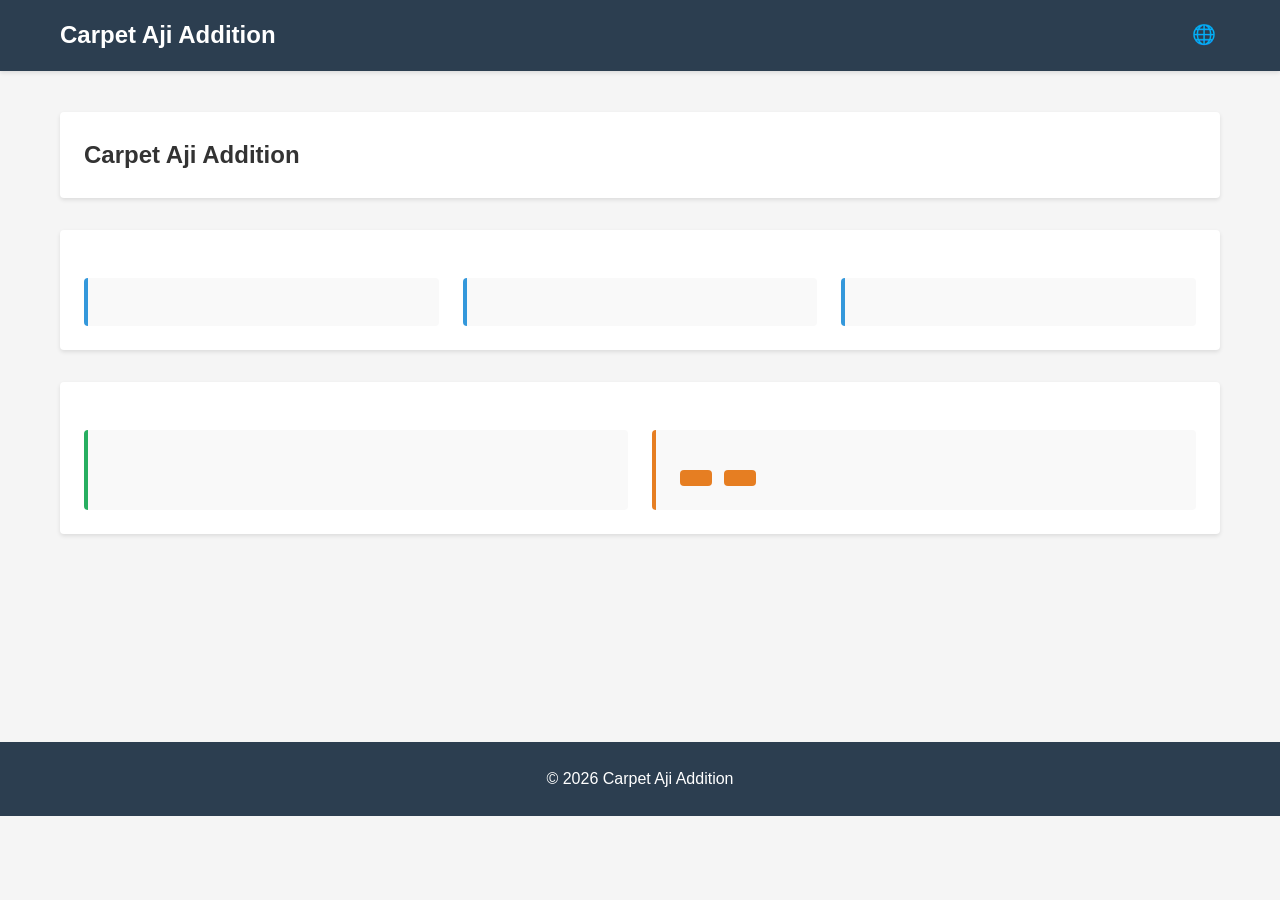
<file: index.html>
<!DOCTYPE html>
<html lang="en">
<head>
    <meta charset="UTF-8">
    <meta http-equiv="refresh" content="0; url=pages/home.html">
    <title>Carpet Aji Addition Wiki</title>
    <link rel="icon" type="image/png" href="https://aji110905.github.io/Carpet-Aji-Addition-Web/assets/favicon.png">
</head>
<body>
    <a href="pages/home.html"></a>
</body>
</html>
</file>
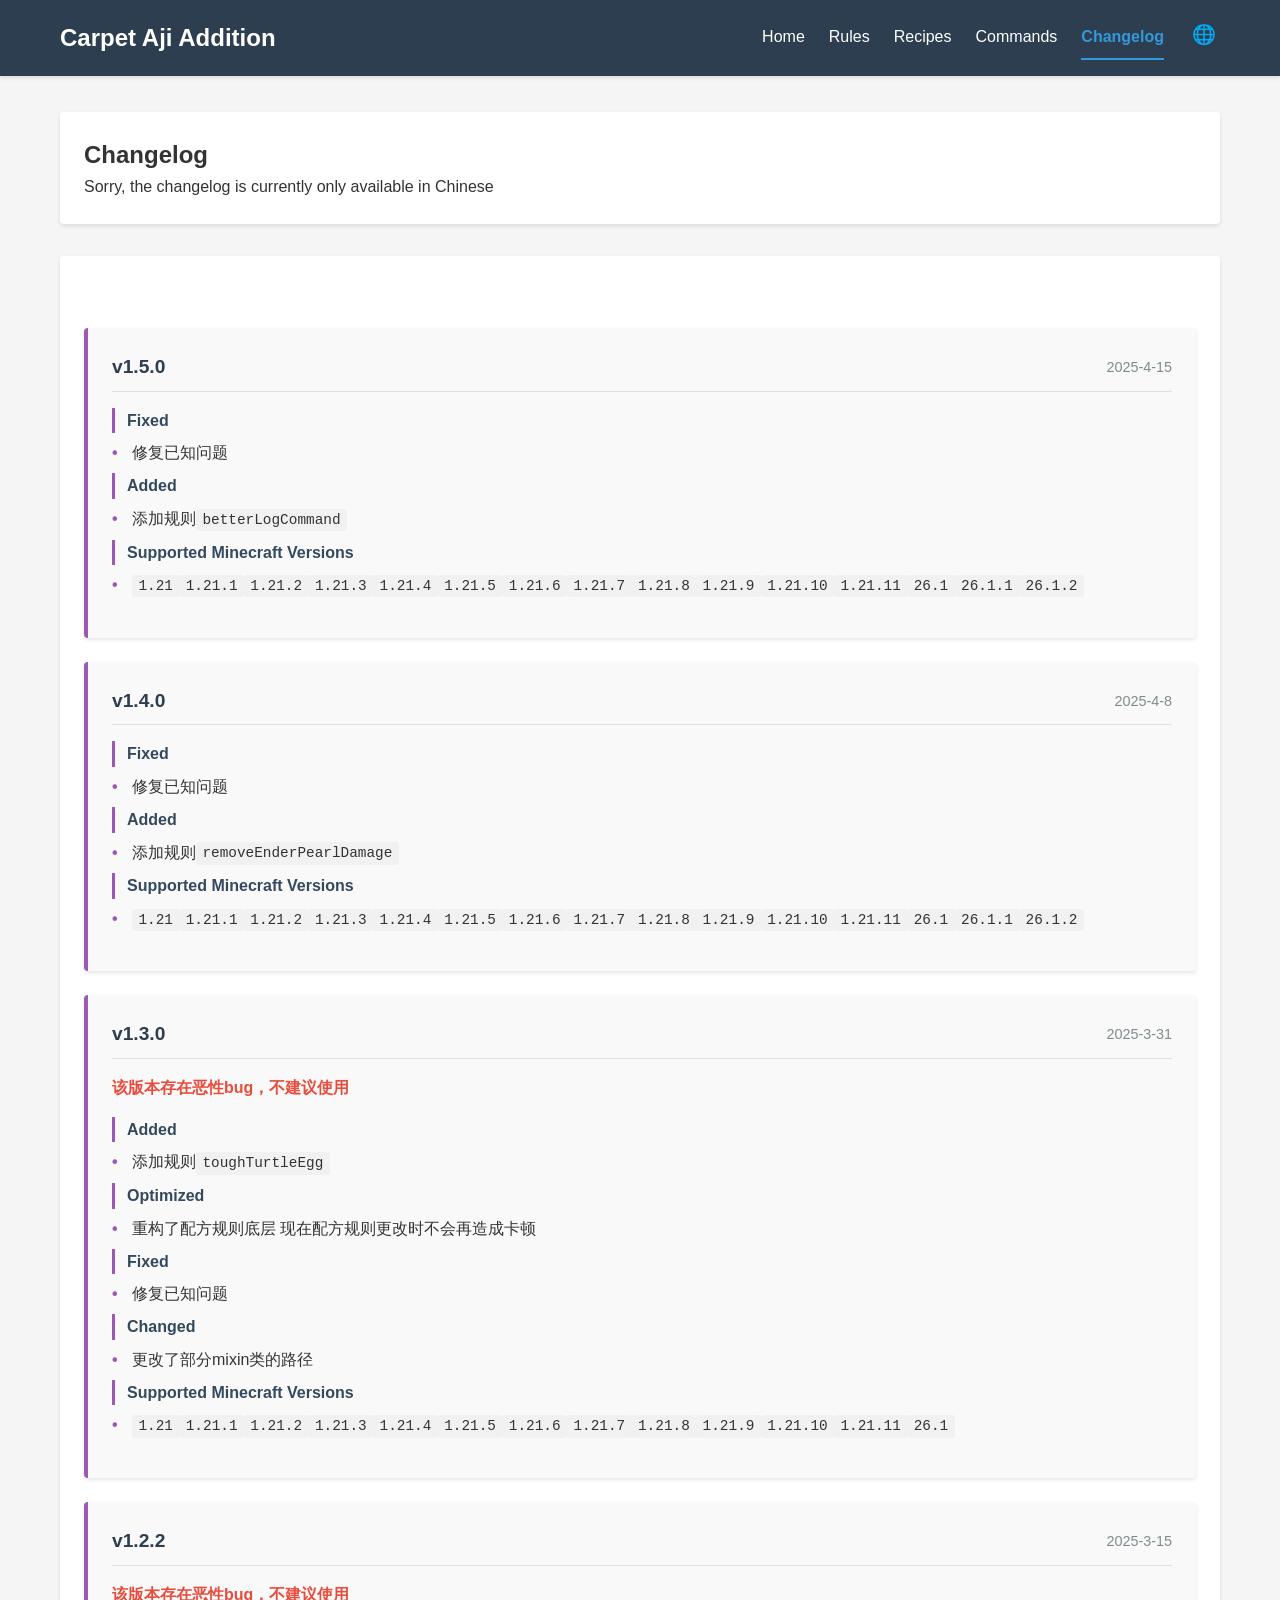
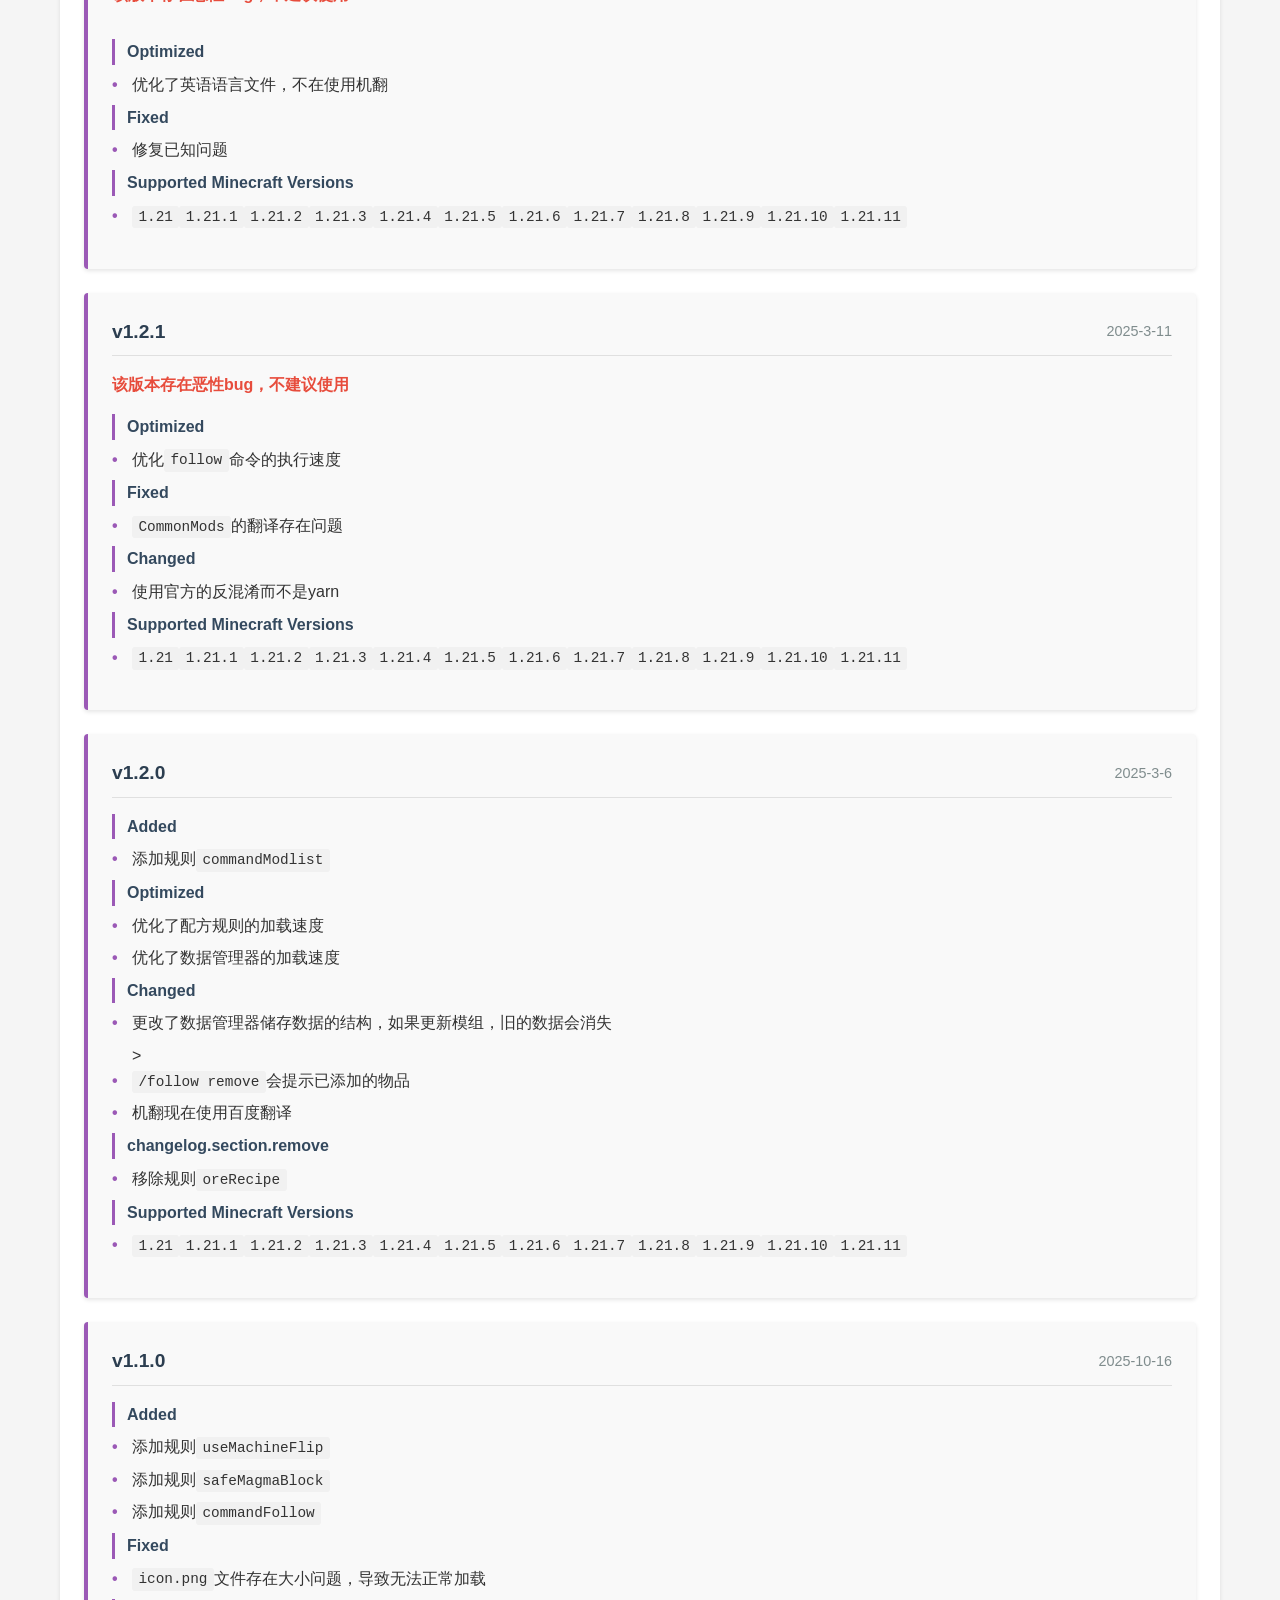
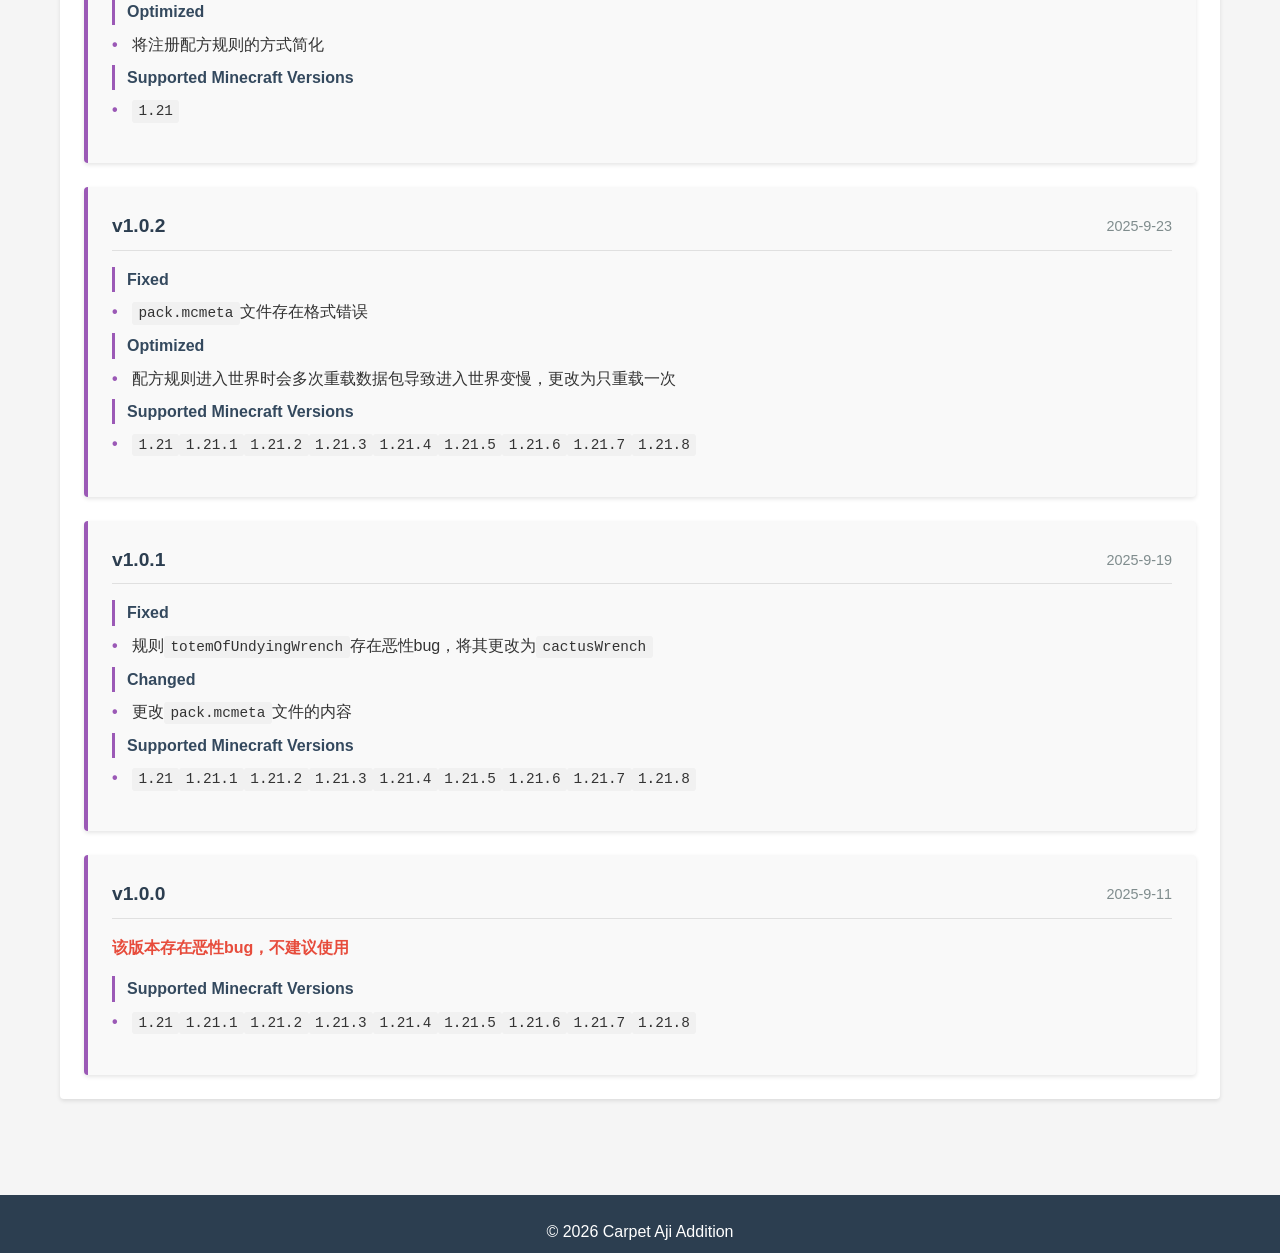
<file: pages/changelog.html>
<!DOCTYPE html>
<html lang="en">
<head>
    <meta charset="UTF-8">
    <meta name="viewport" content="width=device-width, initial-scale=1.0">
    <title>Changelog - Carpet Aji Addition</title>
    <link rel="stylesheet" href="../css/common.css">
    <link rel="stylesheet" href="../css/changelog.css">
    <link rel="icon" type="image/png" href="https://aji110905.github.io/Carpet-Aji-Addition-Web/assets/favicon.png">
</head>
<body>
    <header>
        <div class="container">
            <div class="header-content">
                <div class="logo">Carpet Aji Addition</div>
                <nav>
                    <ul>
                        <li><a href="home.html" data-lang="common.navigation.home"></a></li>
                        <li><a href="rules.html" data-lang="common.navigation.rules"></a></li>
                        <li><a href="recipes.html" data-lang="common.navigation.recipes"></a></li>
                        <li><a href="commands.html" data-lang="common.navigation.commands"></a></li>
                        <li><a href="changelog.html" class="active" data-lang="common.navigation.changelog"></a></li>
                        <li class="language-dropdown">
                            <a href="#" class="language-icon">🌐</a>
                            <div class="dropdown-content">
                                <a href="#" class="lang-switcher" data-lang-code="en">English</a>
                                <a href="#" class="lang-switcher" data-lang-code="zh">简体中文</a>
                            </div>
                        </li>
                    </ul>
                </nav>
            </div>
        </div>
    </header>
    
    <main>
        <div class="container">
            <section>
                <h1 data-lang="changelog.title"></h1>
                <p data-lang="changelog.description"></p>
            </section>

            <section>
                <div class="changelog-container">
                    <div class="changelog-container">
                        <div class="changelog-card">
                            <div class="changelog-header">
                                <h3>v1.5.0</h3>
                                <span class="changelog-date">2025-4-15</span>
                            </div>
                            <div class="changelog-content">
                                <div class="changelog-section">
                                    <h4 data-lang="changelog.section.fixed"></h4>
                                    <ul>
                                        <li>修复已知问题</li>
                                    </ul>
                                    <h4 data-lang="changelog.section.added"></h4>
                                    <ul>
                                        <li>添加规则<code>betterLogCommand</code></li>
                                    </ul>
                                    <h4 data-lang="changelog.section.support"></h4>
                                    <ul>
                                        <li><code>1.21</code><code>1.21.1</code><code>1.21.2</code><code>1.21.3</code><code>1.21.4</code><code>1.21.5</code><code>1.21.6</code><code>1.21.7</code><code>1.21.8</code><code>1.21.9</code><code>1.21.10</code><code>1.21.11</code><code>26.1</code><code>26.1.1</code><code>26.1.2</code></li>
                                    </ul>
                                </div>
                            </div>
                        </div>

                        <div class="changelog-card">
                            <div class="changelog-header">
                                <h3>v1.4.0</h3>
                                <span class="changelog-date">2025-4-8</span>
                            </div>
                            <div class="changelog-content">
                                <div class="changelog-section">
                                    <h4 data-lang="changelog.section.fixed"></h4>
                                    <ul>
                                        <li>修复已知问题</li>
                                    </ul>
                                    <h4 data-lang="changelog.section.added"></h4>
                                    <ul>
                                        <li>添加规则<code>removeEnderPearlDamage</code></li>
                                    </ul>
                                    <h4 data-lang="changelog.section.support"></h4>
                                    <ul>
                                        <li><code>1.21</code><code>1.21.1</code><code>1.21.2</code><code>1.21.3</code><code>1.21.4</code><code>1.21.5</code><code>1.21.6</code><code>1.21.7</code><code>1.21.8</code><code>1.21.9</code><code>1.21.10</code><code>1.21.11</code><code>26.1</code><code>26.1.1</code><code>26.1.2</code></li>
                                    </ul>
                                </div>
                            </div>
                        </div>

                        <div class="changelog-card">
                            <div class="changelog-header">
                                <h3>v1.3.0</h3>
                                <span class="changelog-date">2025-3-31</span>
                            </div>
                            <div class="changelog-content">
                                <div class="changelog-section">
                                    <p class="warning-text">该版本存在恶性bug，不建议使用</p>
                                    <h4 data-lang="changelog.section.added"></h4>
                                    <ul>
                                        <li>添加规则<code>toughTurtleEgg</code></li>
                                    </ul>
                                    <h4 data-lang="changelog.section.optimized"></h4>
                                    <ul>
                                        <li>重构了配方规则底层 现在配方规则更改时不会再造成卡顿</li>
                                    </ul>
                                    <h4 data-lang="changelog.section.fixed"></h4>
                                    <ul>
                                        <li>修复已知问题</li>
                                    </ul>
                                    <h4 data-lang="changelog.section.changed"></h4>
                                    <ul>
                                        <li>更改了部分mixin类的路径</li>
                                    </ul>
                                    <h4 data-lang="changelog.section.support"></h4>
                                    <ul>
                                        <li><code>1.21</code><code>1.21.1</code><code>1.21.2</code><code>1.21.3</code><code>1.21.4</code><code>1.21.5</code><code>1.21.6</code><code>1.21.7</code><code>1.21.8</code><code>1.21.9</code><code>1.21.10</code><code>1.21.11</code><code>26.1</code></li>
                                    </ul>
                                </div>
                            </div>
                        </div>

                        <div class="changelog-card">
                            <div class="changelog-header">
                                <h3>v1.2.2</h3>
                                <span class="changelog-date">2025-3-15</span>
                            </div>
                            <div class="changelog-content">
                                <p class="warning-text">该版本存在恶性bug，不建议使用</p>
                                <div class="changelog-section">
                                    <h4 data-lang="changelog.section.optimized"></h4>
                                    <ul>
                                        <li>优化了英语语言文件，不在使用机翻</li>
                                    </ul>
                                    <h4 data-lang="changelog.section.fixed"></h4>
                                    <ul>
                                        <li>修复已知问题</li>
                                    </ul>
                                    <h4 data-lang="changelog.section.support"></h4>
                                    <ul>
                                        <li><code>1.21</code><code>1.21.1</code><code>1.21.2</code><code>1.21.3</code><code>1.21.4</code><code>1.21.5</code><code>1.21.6</code><code>1.21.7</code><code>1.21.8</code><code>1.21.9</code><code>1.21.10</code><code>1.21.11</code></li>
                                    </ul>
                                </div>
                            </div>
                        </div>

                        <div class="changelog-card">
                            <div class="changelog-header">
                                <h3>v1.2.1</h3>
                                <span class="changelog-date">2025-3-11</span>
                            </div>
                            <div class="changelog-content">
                                <div class="changelog-section">
                                    <p class="warning-text">该版本存在恶性bug，不建议使用</p>
                                    <h4 data-lang="changelog.section.optimized"></h4>
                                    <ul>
                                        <li>优化<code>follow</code>命令的执行速度</li>
                                    </ul>
                                    <h4 data-lang="changelog.section.fixed"></h4>
                                    <ul>
                                        <li><code>CommonMods</code>的翻译存在问题</li>
                                    </ul>
                                    <h4 data-lang="changelog.section.changed"></h4>
                                    <ul>
                                        <li>使用官方的反混淆而不是yarn</li>
                                    </ul>
                                    <h4 data-lang="changelog.section.support"></h4>
                                    <ul>
                                        <li><code>1.21</code><code>1.21.1</code><code>1.21.2</code><code>1.21.3</code><code>1.21.4</code><code>1.21.5</code><code>1.21.6</code><code>1.21.7</code><code>1.21.8</code><code>1.21.9</code><code>1.21.10</code><code>1.21.11</code></li>
                                    </ul>
                                </div>
                            </div>
                        </div>

                        <div class="changelog-card">
                            <div class="changelog-header">
                                <h3>v1.2.0</h3>
                                <span class="changelog-date">2025-3-6</span>
                            </div>
                            <div class="changelog-content">
                                <div class="changelog-section">
                                    <h4 data-lang="changelog.section.added"></h4>
                                    <ul>
                                        <li>添加规则<code>commandModlist</code></li>
                                    </ul>
                                    <h4 data-lang="changelog.section.optimized"></h4>
                                    <ul>
                                        <li>优化了配方规则的加载速度</li>
                                        <li>优化了数据管理器的加载速度</li>
                                    </ul>
                                    <h4 data-lang="changelog.section.changed"></h4>
                                    <ul>
                                        <li>更改了数据管理器储存数据的结构，如果更新模组，旧的数据会消失</li>>
                                        <li><code>/follow remove</code>会提示已添加的物品</li>
                                        <li>机翻现在使用百度翻译</li>
                                    </ul>
                                    <h4 data-lang="changelog.section.remove"></h4>
                                    <ul>
                                        <li>移除规则<code>oreRecipe</code></li>
                                    </ul>
                                    <h4 data-lang="changelog.section.support"></h4>
                                    <ul>
                                        <li><code>1.21</code><code>1.21.1</code><code>1.21.2</code><code>1.21.3</code><code>1.21.4</code><code>1.21.5</code><code>1.21.6</code><code>1.21.7</code><code>1.21.8</code><code>1.21.9</code><code>1.21.10</code><code>1.21.11</code></li>
                                    </ul>
                                </div>
                            </div>
                        </div>

                        <div class="changelog-card">
                            <div class="changelog-header">
                                <h3>v1.1.0</h3>
                                <span class="changelog-date">2025-10-16</span>
                            </div>
                            <div class="changelog-content">
                                <div class="changelog-section">
                                    <h4 data-lang="changelog.section.added"></h4>
                                    <ul>
                                        <li>添加规则<code>useMachineFlip</code></li>
                                        <li>添加规则<code>safeMagmaBlock</code></li>
                                        <li>添加规则<code>commandFollow</code></li>
                                    </ul>
                                    <h4 data-lang="changelog.section.fixed"></h4>
                                    <ul>
                                        <li><code>icon.png</code>文件存在大小问题，导致无法正常加载</li>
                                    </ul>
                                    <h4 data-lang="changelog.section.optimized"></h4>
                                    <ul>
                                        <li>将注册配方规则的方式简化</li>
                                    </ul>
                                    <h4 data-lang="changelog.section.support"></h4>
                                    <ul>
                                        <li><code>1.21</code></li>
                                    </ul>
                                </div>
                            </div>
                        </div>

                        <div class="changelog-card">
                            <div class="changelog-header">
                                <h3>v1.0.2</h3>
                                <span class="changelog-date">2025-9-23</span>
                            </div>
                            <div class="changelog-content">
                                <div class="changelog-section">
                                    <h4 data-lang="changelog.section.fixed"></h4>
                                    <ul>
                                        <li><code>pack.mcmeta</code>文件存在格式错误</li>
                                    </ul>
                                    <h4 data-lang="changelog.section.optimized"></h4>
                                    <ul>
                                        <li>配方规则进入世界时会多次重载数据包导致进入世界变慢，更改为只重载一次</li>
                                    </ul>
                                    <h4 data-lang="changelog.section.support"></h4>
                                    <ul>
                                        <li><code>1.21</code><code>1.21.1</code><code>1.21.2</code><code>1.21.3</code><code>1.21.4</code><code>1.21.5</code><code>1.21.6</code><code>1.21.7</code><code>1.21.8</code></li>
                                    </ul>
                                </div>
                            </div>
                        </div>

                        <div class="changelog-card">
                            <div class="changelog-header">
                                <h3>v1.0.1</h3>
                                <span class="changelog-date">2025-9-19</span>
                            </div>
                            <div class="changelog-content">
                                <div class="changelog-section">
                                    <h4 data-lang="changelog.section.fixed"></h4>
                                    <ul>
                                        <li>规则<code>totemOfUndyingWrench</code>存在恶性bug，将其更改为<code>cactusWrench</code></li>
                                    </ul>
                                    <h4 data-lang="changelog.section.changed"></h4>
                                    <ul>
                                        <li>更改<code>pack.mcmeta</code>文件的内容</li>
                                    </ul>
                                    <h4 data-lang="changelog.section.support"></h4>
                                    <ul>
                                        <li><code>1.21</code><code>1.21.1</code><code>1.21.2</code><code>1.21.3</code><code>1.21.4</code><code>1.21.5</code><code>1.21.6</code><code>1.21.7</code><code>1.21.8</code></li>
                                    </ul>
                                </div>
                            </div>
                        </div>

                        <div class="changelog-card">
                            <div class="changelog-header">
                                <h3>v1.0.0</h3>
                                <span class="changelog-date">2025-9-11</span>
                            </div>
                            <div class="changelog-content">
                                <div class="changelog-section">
                                    <p class="warning-text">该版本存在恶性bug，不建议使用</p>
                                    <h4 data-lang="changelog.section.support"></h4>
                                    <ul>
                                        <li><code>1.21</code><code>1.21.1</code><code>1.21.2</code><code>1.21.3</code><code>1.21.4</code><code>1.21.5</code><code>1.21.6</code><code>1.21.7</code><code>1.21.8</code></li>
                                    </ul>
                                </div>
                            </div>
                        </div>
                    </div>
                </div>
            </section>
        </div>
    </main>
    
    <footer>
        <div class="container">
            <p>&copy; 2026 Carpet Aji Addition</p>
        </div>
    </footer>
    
    <script src="../js/script.js"></script>
</body>
</html>
</file>
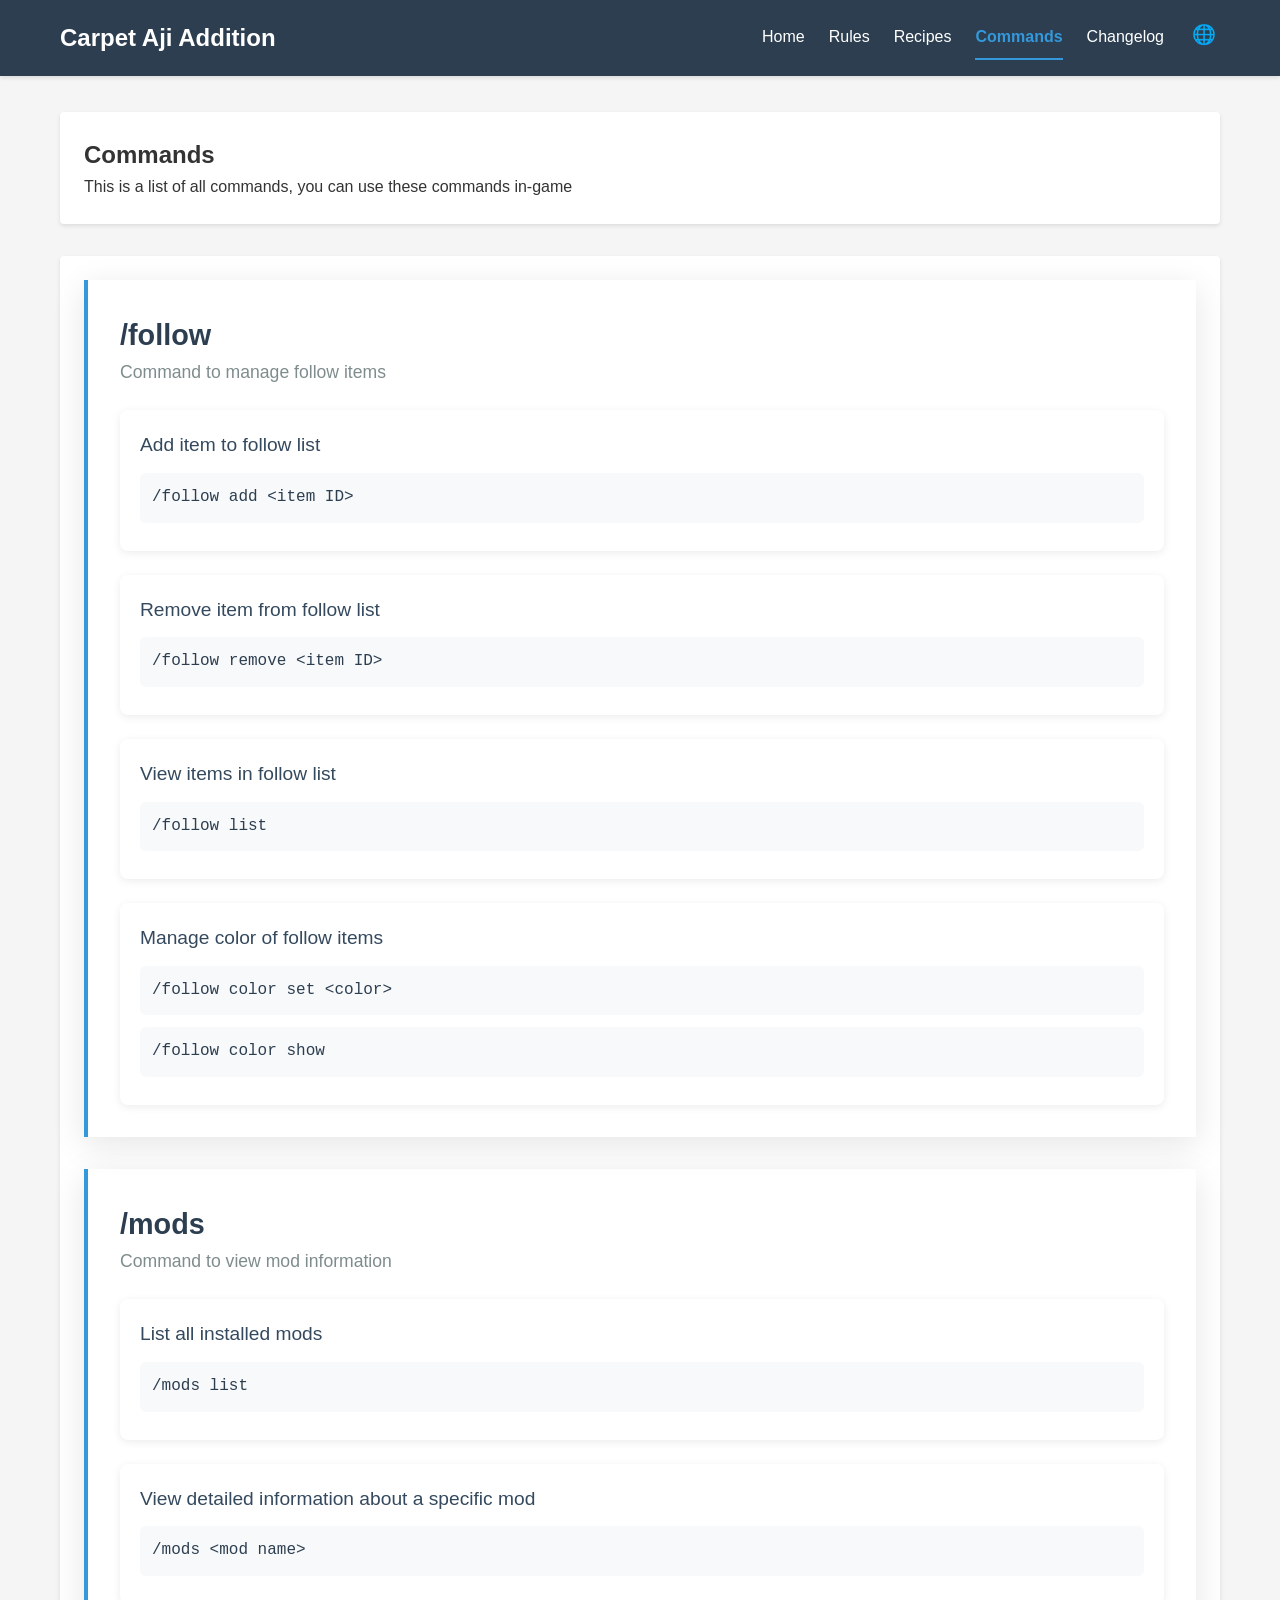
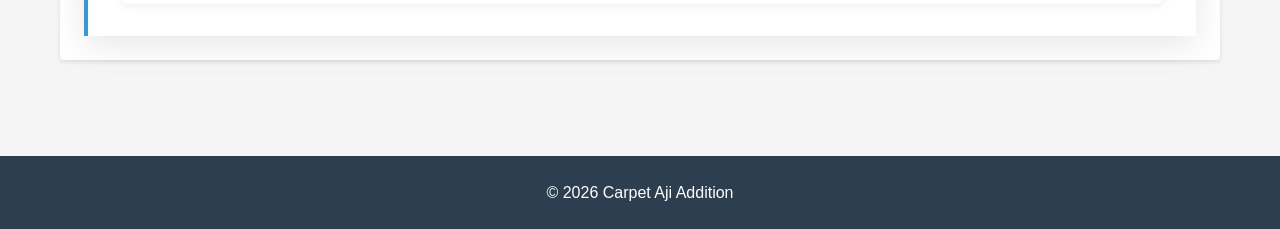
<file: pages/commands.html>
<!DOCTYPE html>
<html lang="en">
<head>
    <meta charset="UTF-8">
    <meta name="viewport" content="width=device-width, initial-scale=1.0">
    <title>Carpet Aji Addition</title>
    <link rel="stylesheet" href="../css/common.css">
    <link rel="stylesheet" href="../css/commands.css">
    <link rel="icon" type="image/png" href="https://aji110905.github.io/Carpet-Aji-Addition-Web/assets/favicon.png">
</head>
<body>
    <header>
        <div class="container">
            <div class="header-content">
                <div class="logo">Carpet Aji Addition</div>
                <nav>
                    <ul>
                        <li><a href="home.html" data-lang="common.navigation.home"></a></li>
                        <li><a href="rules.html" data-lang="common.navigation.rules"></a></li>
                        <li><a href="recipes.html" data-lang="common.navigation.recipes"></a></li>
                        <li><a href="commands.html" class="active" data-lang="common.navigation.commands"></a></li>
                        <li><a href="changelog.html" data-lang="common.navigation.changelog"></a></li>
                        <li class="language-dropdown">
                            <a href="#" class="language-icon">🌐</a>
                            <div class="dropdown-content">
                                <a href="#" class="lang-switcher" data-lang-code="en">English</a>
                                <a href="#" class="lang-switcher" data-lang-code="zh">简体中文</a>
                            </div>
                        </li>
                    </ul>
                </nav>
            </div>
        </div>
    </header>
    
    <main>
        <div class="container">
            <section>
                <h1 data-lang="commands.title"></h1>
                <p data-lang="commands.description"></p>
            </section>
            
            <section class="commands-container">
                <div class="command-card">
                    <h4>/follow</h4>
                    <p data-lang="commands.follow.description"></p>
                    <div class="command-usage">
                        <div class="usage-item">
                            <h5 data-lang="commands.follow.subcommands.add"></h5>
                            <code>/follow add &ltitem ID&gt</code>
                        </div>
                        <div class="usage-item">
                            <h5 data-lang="commands.follow.subcommands.remove"></h5>
                            <code>/follow remove &ltitem ID&gt</code>
                        </div>
                        <div class="usage-item">
                            <h5 data-lang="commands.follow.subcommands.list"></h5>
                            <code>/follow list</code>
                        </div>
                        <div class="usage-item">
                            <h5 data-lang="commands.follow.subcommands.color"></h5>
                            <code>/follow color set &ltcolor&gt</code>
                            <code>/follow color show</code>
                        </div>
                    </div>
                </div>
                <div class="command-card">
                    <h4>/mods</h4>
                    <p data-lang="commands.mods.description"></p>
                    <div class="command-usage">
                        <div class="usage-item">
                            <h5 data-lang="commands.mods.subcommands.list"></h5>
                            <code>/mods list</code>
                        </div>
                        <div class="usage-item">
                            <h5 data-lang="commands.mods.subcommands.info"></h5>
                            <code>/mods &ltmod name&gt</code>
                        </div>
                    </div>
                </div>
            </section>
        </div>
    </main>
    
    <footer>
        <div class="container">
            <p>&copy; 2026 Carpet Aji Addition</p>
        </div>
    </footer>
    
    <script src="../js/script.js"></script>
</body>
</html>
</file>
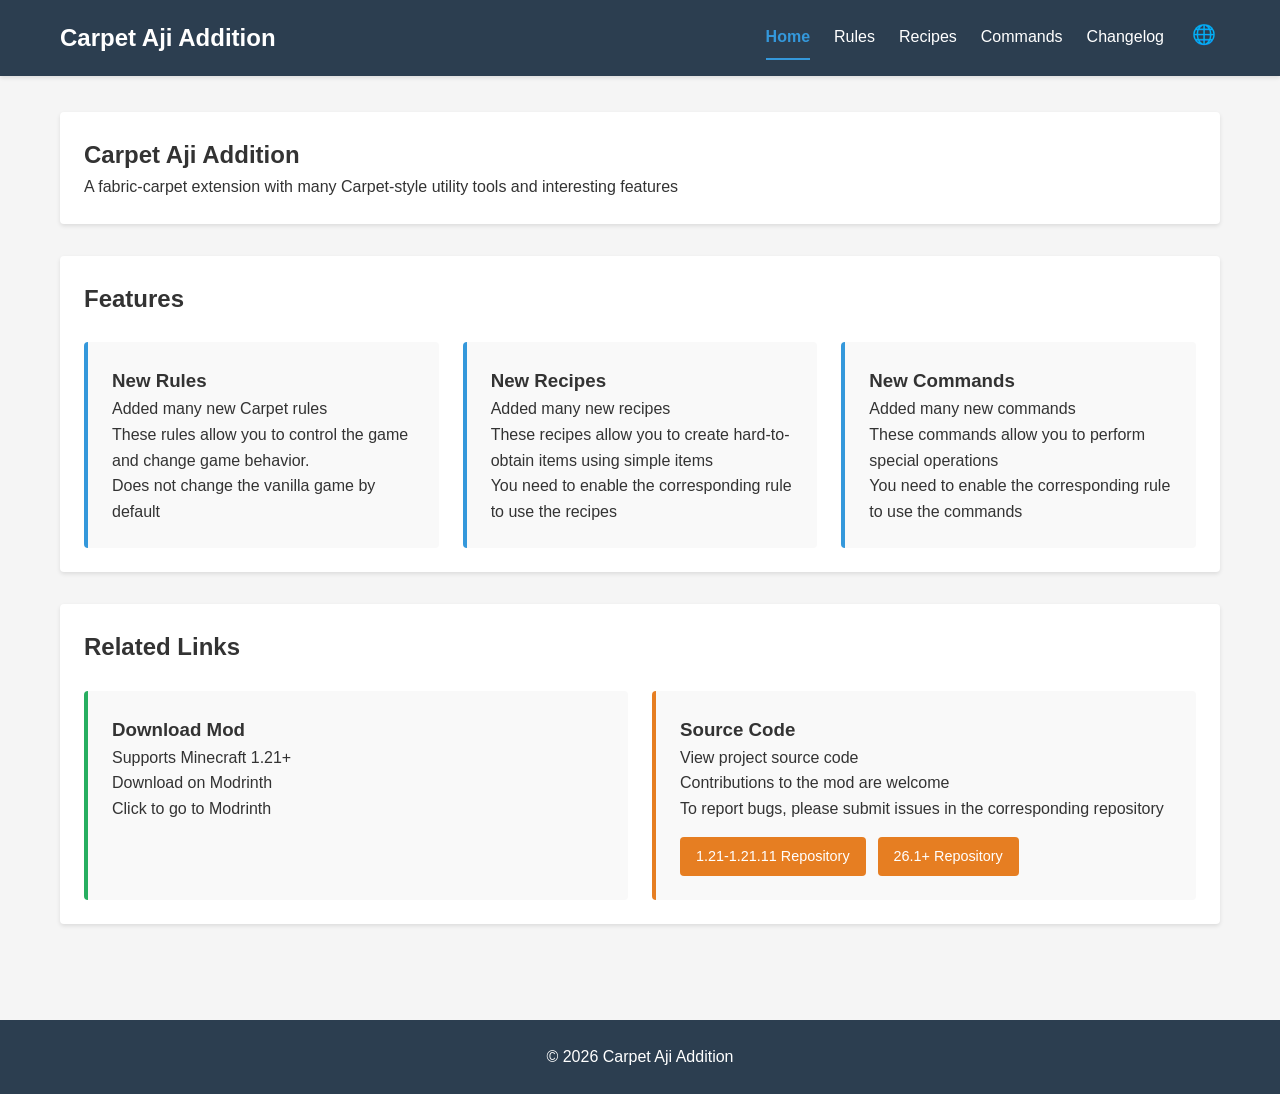
<file: pages/home.html>
<!DOCTYPE html>
<html lang="en">
<head>
    <meta charset="UTF-8">
    <meta name="viewport" content="width=device-width, initial-scale=1.0">
    <title>Carpet Aji Addition</title>
    <link rel="stylesheet" href="../css/common.css">
    <link rel="stylesheet" href="../css/home.css">
    <link rel="icon" type="image/png" href="https://aji110905.github.io/Carpet-Aji-Addition-Web/assets/favicon.png">
</head>
<body>
    <header>
        <div class="container">
            <div class="header-content">
                <div class="logo">Carpet Aji Addition</div>
                <nav>
                    <ul>
                        <li><a href="home.html" class="active" data-lang="common.navigation.home"></a></li>
                        <li><a href="rules.html" data-lang="common.navigation.rules"></a></li>
                        <li><a href="recipes.html" data-lang="common.navigation.recipes"></a></li>
                        <li><a href="commands.html" data-lang="common.navigation.commands"></a></li>
                        <li><a href="changelog.html" data-lang="common.navigation.changelog"></a></li>
                        <li class="language-dropdown">
                            <a href="#" class="language-icon">🌐</a>
                            <div class="dropdown-content">
                                <a href="#" class="lang-switcher" data-lang-code="en">English</a>
                                <a href="#" class="lang-switcher" data-lang-code="zh">简体中文</a>
                            </div>
                        </li>
                    </ul>
                </nav>
            </div>
        </div>
    </header>
    
    <main>
        <div class="container">
            <section>
                <h1>Carpet Aji Addition</h1>
                <p data-lang="home.description"></p>
            </section>

            <section>
                <h2 data-lang="home.features.title"></h2>
                <div class="features">
                    <a href="rules.html" class="feature-card">
                        <h3 data-lang="home.features.rule.title"></h3>
                        <p data-lang="home.features.rule.description.0"></p>
                        <p data-lang="home.features.rule.description.1"></p>
                        <p data-lang="home.features.rule.description.2"></p>
                    </a>
                    <a href="recipes.html" class="feature-card">
                        <h3 data-lang="home.features.recipe.title"></h3>
                        <p data-lang="home.features.recipe.description.0"></p>
                        <p data-lang="home.features.recipe.description.1"></p>
                        <p data-lang="home.features.recipe.description.2"></p>
                    </a>
                    <a href="commands.html" class="feature-card">
                        <h3 data-lang="home.features.command.title"></h3>
                        <p data-lang="home.features.command.description.0"></p>
                        <p data-lang="home.features.command.description.1"></p>
                        <p data-lang="home.features.command.description.2"></p>
                    </a>
                </div>
            </section>

            <section>
                <h2 data-lang="home.links.title"></h2>
                <div class="features links-row">
                    <a href="https://modrinth.com/mod/carpet-aji-addition" class="feature-card link-card modrinth-card" target="_blank">
                        <h3 data-lang="home.links.download.title"></h3>
                        <p data-lang="home.links.download.description.0"></p>
                        <p data-lang="home.links.download.description.1"></p>
                        <p data-lang="home.links.download.description.2"></p>
                    </a>
                    <div class="feature-card link-card source-card">
                        <h3 data-lang="home.links.source.title"></h3>
                        <p data-lang="home.links.source.description.0"></p>
                        <p data-lang="home.links.source.description.1"></p>
                        <p data-lang="home.links.source.description.2"></p>
                        <div class="source-buttons">
                            <a href="https://github.com/aji110905/Carpet-Aji-Addition" class="source-btn" target="_blank" data-lang="home.links.source.v1"></a>
                            <a href="https://github.com/aji110905/Carpet-Aji-Addition-26.1+" class="source-btn" target="_blank" data-lang="home.links.source.v2"></a>
                        </div>
                    </div>
                </div>
            </section>
        </div>
    </main>
    
    <footer>
        <div class="container">
            <p>&copy; 2026 Carpet Aji Addition</p>
        </div>
    </footer>
    
    <script src="../js/script.js"></script>
</body>
</html>
</file>
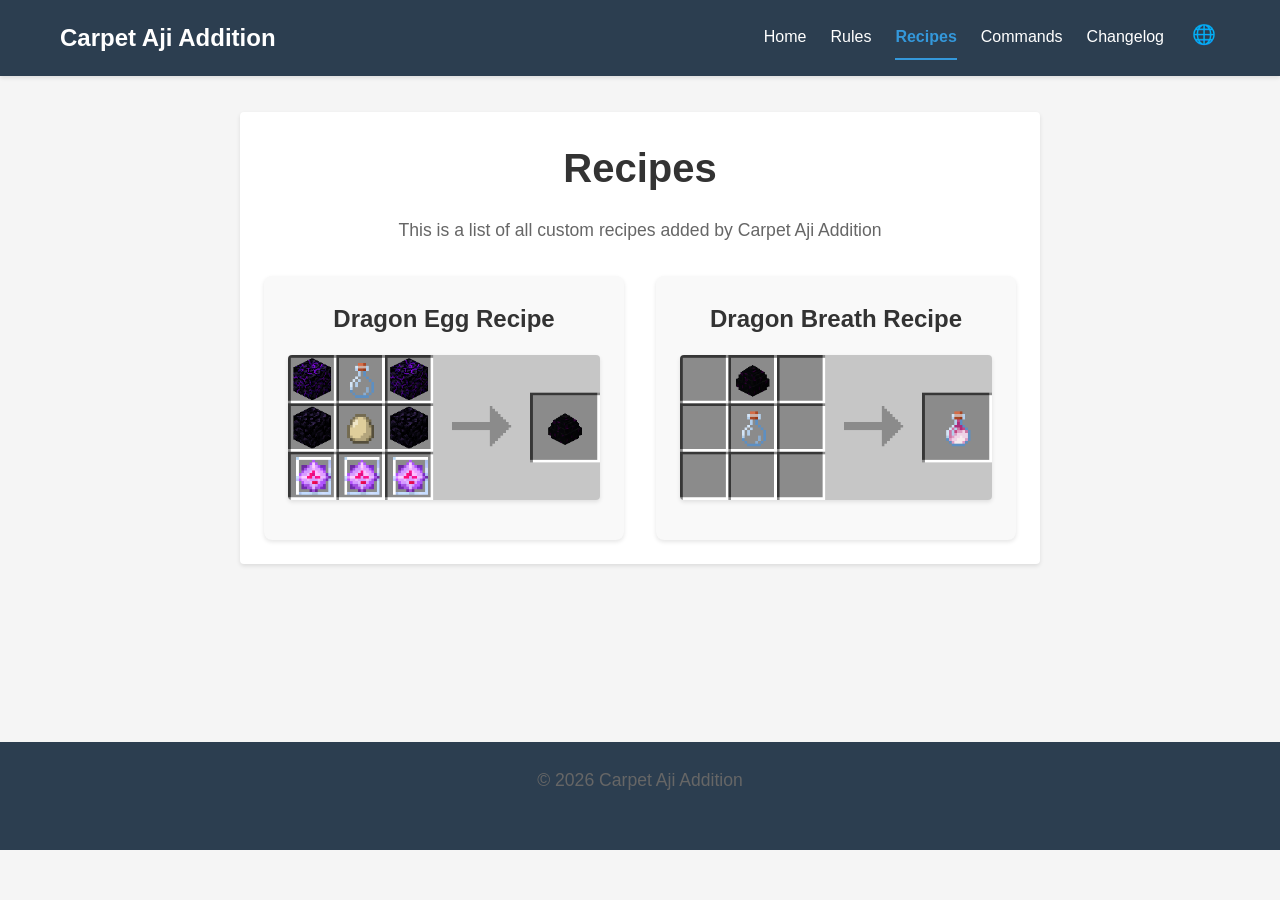
<file: pages/recipes.html>
<!DOCTYPE html>
<html lang="en">
<head>
    <meta charset="UTF-8">
    <meta name="viewport" content="width=device-width, initial-scale=1.0">
    <title>Carpet Aji Addition</title>
    <link rel="stylesheet" href="../css/common.css">
    <link rel="stylesheet" href="../css/recipes.css">
    <link rel="icon" type="image/png" href="https://aji110905.github.io/Carpet-Aji-Addition-Web/assets/favicon.png">
</head>
<body>
    <header>
        <div class="container">
            <div class="header-content">
                <div class="logo">Carpet Aji Addition</div>
                <nav>
                    <ul>
                        <li><a href="home.html" data-lang="common.navigation.home"></a></li>
                        <li><a href="rules.html" data-lang="common.navigation.rules"></a></li>
                        <li><a href="recipes.html" class="active" data-lang="common.navigation.recipes"></a></li>
                        <li><a href="commands.html" data-lang="common.navigation.commands"></a></li>
                        <li><a href="changelog.html" data-lang="common.navigation.changelog"></a></li>
                        <li class="language-dropdown">
                            <a href="#" class="language-icon">🌐</a>
                            <div class="dropdown-content">
                                <a href="#" class="lang-switcher" data-lang-code="en">English</a>
                                <a href="#" class="lang-switcher" data-lang-code="zh">简体中文</a>
                            </div>
                        </li>
                    </ul>
                </nav>
            </div>
        </div>
    </header>

    <main>
        <div class="container">
            <section>
                <h1 data-lang="recipes.title"></h1>
                <p data-lang="recipes.description"></p>
                <div class="recipe-grid">
                    <div class="recipe-card">
                        <h2 data-lang="recipes.dragon_egg.title"></h2>
                        <div class="recipe-image">
                            <img src="https://aji110905.github.io/Carpet-Aji-Addition-Web/assets/images/dragon_egg_recipe.png" alt="Dragon Egg Recipe">
                        </div>
                    </div>
                    <div class="recipe-card">
                        <h2 data-lang="recipes.dragon_breath.title"></h2>
                        <div class="recipe-image">
                            <img src="https://aji110905.github.io/Carpet-Aji-Addition-Web/assets/images/dragon_breath_recipe.png" alt="Dragon Breath Recipe">
                        </div>
                    </div>
                </div>
            </section>
        </div>
    </main>
    
    <footer>
        <div class="container">
            <p>&copy; 2026 Carpet Aji Addition</p>
        </div>
    </footer>
    
    <script src="../js/script.js"></script>
</body>
</html>
</file>
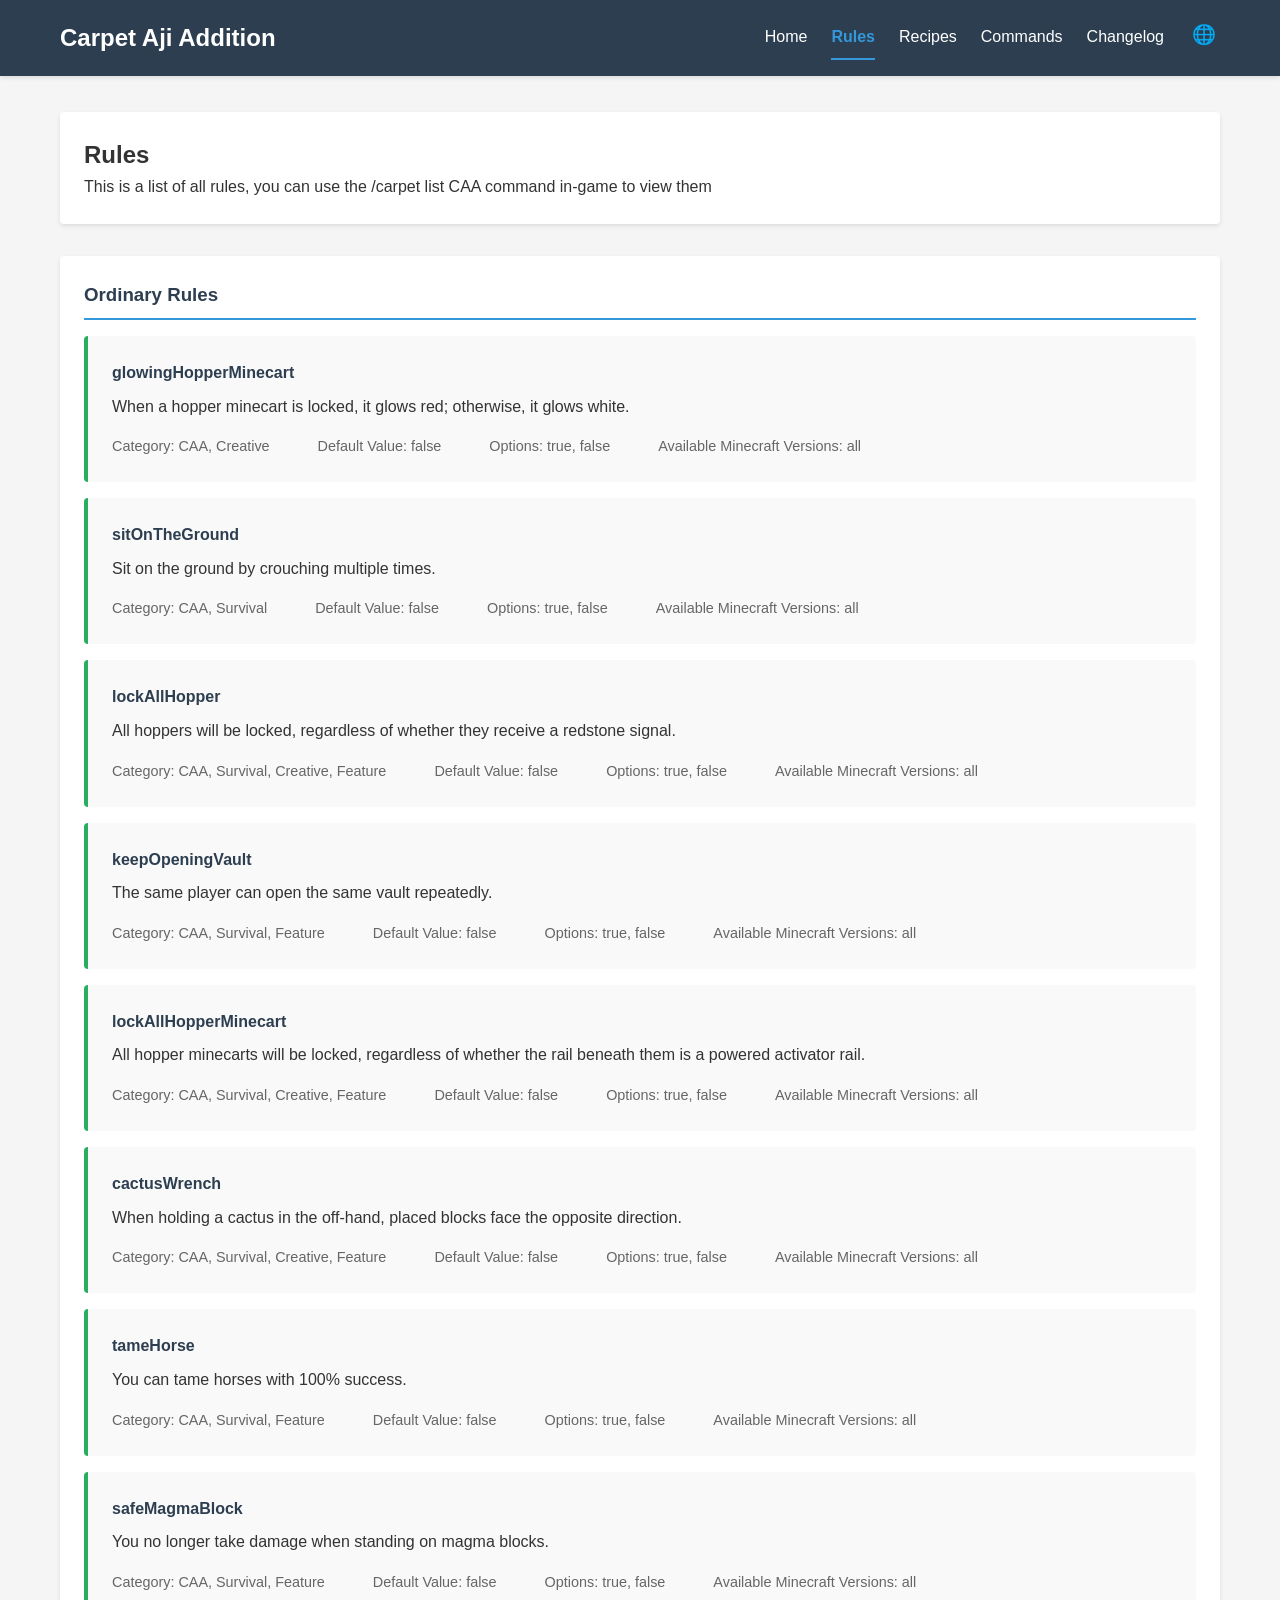
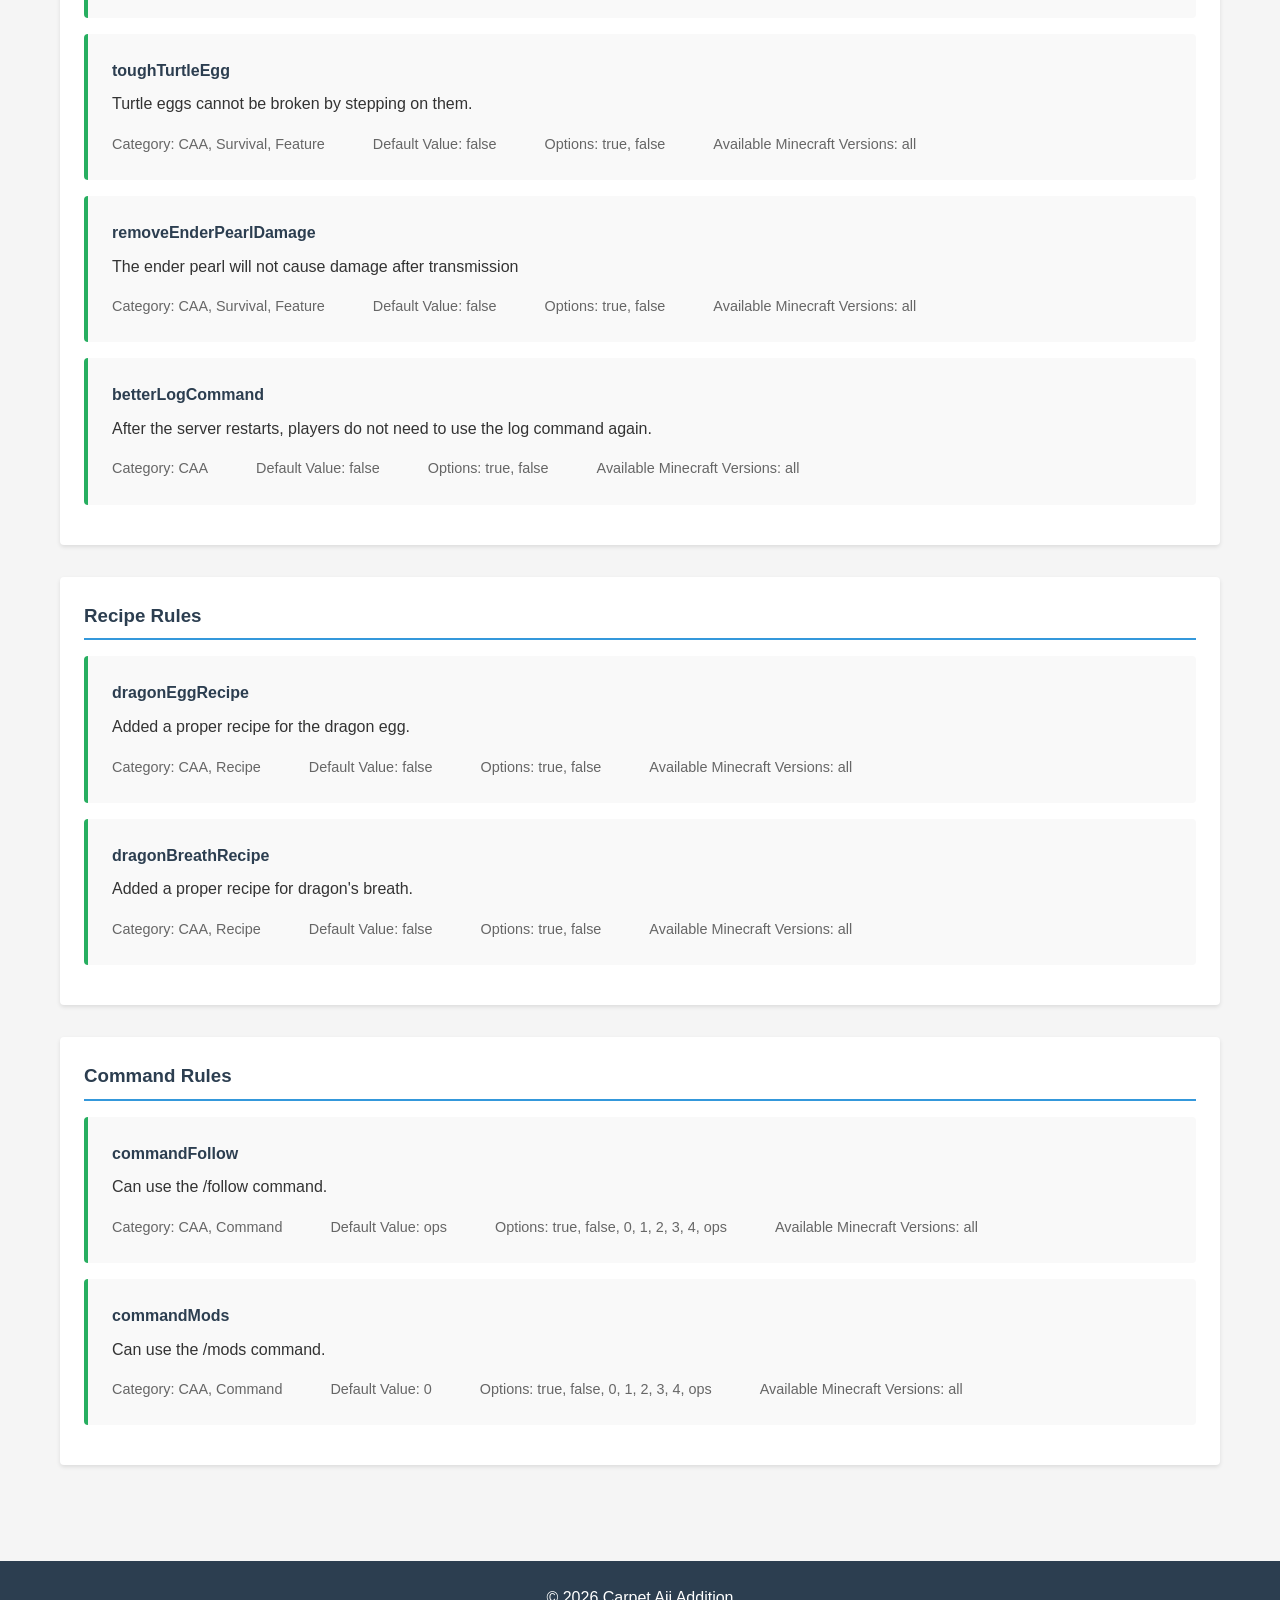
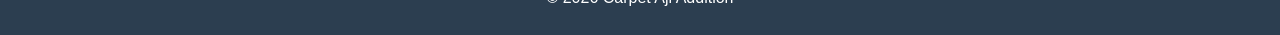
<file: pages/rules.html>
<!DOCTYPE html>
<html lang="en">
<head>
    <meta charset="UTF-8">
    <meta name="viewport" content="width=device-width, initial-scale=1.0">
    <title>Carpet Aji Addition</title>
    <link rel="stylesheet" href="../css/common.css">
    <link rel="stylesheet" href="../css/rules.css">
    <link rel="icon" type="image/png" href="https://aji110905.github.io/Carpet-Aji-Addition-Web/assets/favicon.png">
</head>
<body>
    <header>
        <div class="container">
            <div class="header-content">
                <div class="logo">Carpet Aji Addition</div>
                <nav>
                    <ul>
                        <li><a href="home.html" data-lang="common.navigation.home"></a></li>
                        <li><a href="rules.html" class="active" data-lang="common.navigation.rules"></a></li>
                        <li><a href="recipes.html" data-lang="common.navigation.recipes"></a></li>
                        <li><a href="commands.html" data-lang="common.navigation.commands"></a></li>
                        <li><a href="changelog.html" data-lang="common.navigation.changelog"></a></li>
                        <li class="language-dropdown">
                            <a href="#" class="language-icon">🌐</a>
                            <div class="dropdown-content">
                                <a href="#" class="lang-switcher" data-lang-code="en">English</a>
                                <a href="#" class="lang-switcher" data-lang-code="zh">简体中文</a>
                            </div>
                        </li>
                    </ul>
                </nav>
            </div>
        </div>
    </header>

    <main>
        <div class="container">
            <section>
                <h1 data-lang="rules.title"></h1>
                <p data-lang="rules.description"></p>
            </section>
            
            <section class="rules-category">
                <h3 data-lang="rules.category.ordinary"></h3>
                <div class="rule-card">
                    <h4 data-lang="rules.carpet.rule.glowingHopperMinecart.name"></h4>
                    <p data-lang="rules.carpet.rule.glowingHopperMinecart.desc"></p>
                    <div class="rule-meta">
                        <div class="rule-meta-item"><span data-lang="rules.meta.category"></span>: CAA, <span data-lang="rules.carpet.category.CREATIVE"></span></div>
                        <div class="rule-meta-item"><span data-lang="rules.meta.default_value"></span>: false</div>
                        <div class="rule-meta-item"><span data-lang="rules.meta.options"></span>: true, false</div>
                        <div class="rule-meta-item"><span data-lang="rules.meta.version"></span>: all</div>
                    </div>
                </div>
                <div class="rule-card">
                    <h4 data-lang="rules.carpet.rule.sitOnTheGround.name"></h4>
                    <p data-lang="rules.carpet.rule.sitOnTheGround.desc"></p>
                    <div class="rule-meta">
                        <div class="rule-meta-item"><span data-lang="rules.meta.category"></span>: CAA, <span data-lang="rules.carpet.category.SURVIVAL"></span></div>
                        <div class="rule-meta-item"><span data-lang="rules.meta.default_value"></span>: false</div>
                        <div class="rule-meta-item"><span data-lang="rules.meta.options"></span>: true, false</div>
                        <div class="rule-meta-item"><span data-lang="rules.meta.version"></span>: all</div>
                    </div>
                </div>
                <div class="rule-card">
                    <h4 data-lang="rules.carpet.rule.lockAllHopper.name"></h4>
                    <p data-lang="rules.carpet.rule.lockAllHopper.desc"></p>
                    <div class="rule-meta">
                        <div class="rule-meta-item"><span data-lang="rules.meta.category"></span>: CAA, <span data-lang="rules.carpet.category.SURVIVAL"></span>, <span data-lang="rules.carpet.category.CREATIVE"></span>, <span data-lang="rules.carpet.category.FEATURE"></span></div>
                        <div class="rule-meta-item"><span data-lang="rules.meta.default_value"></span>: false</div>
                        <div class="rule-meta-item"><span data-lang="rules.meta.options"></span>: true, false</div>
                        <div class="rule-meta-item"><span data-lang="rules.meta.version"></span>: all</div>
                    </div>
                </div>
                <div class="rule-card">
                    <h4 data-lang="rules.carpet.rule.keepOpeningVault.name"></h4>
                    <p data-lang="rules.carpet.rule.keepOpeningVault.desc"></p>
                    <div class="rule-meta">
                        <div class="rule-meta-item"><span data-lang="rules.meta.category"></span>: CAA, <span data-lang="rules.carpet.category.SURVIVAL"></span>, <span data-lang="rules.carpet.category.FEATURE"></span></div>
                        <div class="rule-meta-item"><span data-lang="rules.meta.default_value"></span>: false</div>
                        <div class="rule-meta-item"><span data-lang="rules.meta.options"></span>: true, false</div>
                        <div class="rule-meta-item"><span data-lang="rules.meta.version"></span>: all</div>
                    </div>
                </div>
                <div class="rule-card">
                    <h4 data-lang="rules.carpet.rule.lockAllHopperMinecart.name"></h4>
                    <p data-lang="rules.carpet.rule.lockAllHopperMinecart.desc"></p>
                    <div class="rule-meta">
                        <div class="rule-meta-item"><span data-lang="rules.meta.category"></span>: CAA, <span data-lang="rules.carpet.category.SURVIVAL"></span>, <span data-lang="rules.carpet.category.CREATIVE"></span>, <span data-lang="rules.carpet.category.FEATURE"></span></div>
                        <div class="rule-meta-item"><span data-lang="rules.meta.default_value"></span>: false</div>
                        <div class="rule-meta-item"><span data-lang="rules.meta.options"></span>: true, false</div>
                        <div class="rule-meta-item"><span data-lang="rules.meta.version"></span>: all</div>
                    </div>
                </div>
                <div class="rule-card">
                    <h4 data-lang="rules.carpet.rule.cactusWrench.name"></h4>
                    <p data-lang="rules.carpet.rule.cactusWrench.desc"></p>
                    <div class="rule-meta">
                        <div class="rule-meta-item"><span data-lang="rules.meta.category"></span>: CAA, <span data-lang="rules.carpet.category.SURVIVAL"></span>, <span data-lang="rules.carpet.category.CREATIVE"></span>, <span data-lang="rules.carpet.category.FEATURE"></span></div>
                        <div class="rule-meta-item"><span data-lang="rules.meta.default_value"></span>: false</div>
                        <div class="rule-meta-item"><span data-lang="rules.meta.options"></span>: true, false</div>
                        <div class="rule-meta-item"><span data-lang="rules.meta.version"></span>: all</div>
                    </div>
                </div>
                <div class="rule-card">
                    <h4 data-lang="rules.carpet.rule.tameHorse.name"></h4>
                    <p data-lang="rules.carpet.rule.tameHorse.desc"></p>
                    <div class="rule-meta">
                        <div class="rule-meta-item"><span data-lang="rules.meta.category"></span>: CAA, <span data-lang="rules.carpet.category.SURVIVAL"></span>, <span data-lang="rules.carpet.category.FEATURE"></span></div>
                        <div class="rule-meta-item"><span data-lang="rules.meta.default_value"></span>: false</div>
                        <div class="rule-meta-item"><span data-lang="rules.meta.options"></span>: true, false</div>
                        <div class="rule-meta-item"><span data-lang="rules.meta.version"></span>: all</div>
                    </div>
                </div>
                <div class="rule-card">
                    <h4 data-lang="rules.carpet.rule.safeMagmaBlock.name"></h4>
                    <p data-lang="rules.carpet.rule.safeMagmaBlock.desc"></p>
                    <div class="rule-meta">
                        <div class="rule-meta-item"><span data-lang="rules.meta.category"></span>: CAA, <span data-lang="rules.carpet.category.SURVIVAL"></span>, <span data-lang="rules.carpet.category.FEATURE"></span></div>
                        <div class="rule-meta-item"><span data-lang="rules.meta.default_value"></span>: false</div>
                        <div class="rule-meta-item"><span data-lang="rules.meta.options"></span>: true, false</div>
                        <div class="rule-meta-item"><span data-lang="rules.meta.version"></span>: all</div>
                    </div>
                </div>
                <div class="rule-card">
                    <h4 data-lang="rules.carpet.rule.toughTurtleEgg.name"></h4>
                    <p data-lang="rules.carpet.rule.toughTurtleEgg.desc"></p>
                    <div class="rule-meta">
                        <div class="rule-meta-item"><span data-lang="rules.meta.category"></span>: CAA, <span data-lang="rules.carpet.category.SURVIVAL"></span>, <span data-lang="rules.carpet.category.FEATURE"></span></div>
                        <div class="rule-meta-item"><span data-lang="rules.meta.default_value"></span>: false</div>
                        <div class="rule-meta-item"><span data-lang="rules.meta.options"></span>: true, false</div>
                        <div class="rule-meta-item"><span data-lang="rules.meta.version"></span>: all</div>
                    </div>
                </div>
                <div class="rule-card">
                    <h4 data-lang="rules.carpet.rule.removeEnderPearlDamage.name"></h4>
                    <p data-lang="rules.carpet.rule.removeEnderPearlDamage.desc"></p>
                    <div class="rule-meta">
                        <div class="rule-meta-item"><span data-lang="rules.meta.category"></span>: CAA, <span data-lang="rules.carpet.category.SURVIVAL"></span>, <span data-lang="rules.carpet.category.FEATURE"></span></div>
                        <div class="rule-meta-item"><span data-lang="rules.meta.default_value"></span>: false</div>
                        <div class="rule-meta-item"><span data-lang="rules.meta.options"></span>: true, false</div>
                        <div class="rule-meta-item"><span data-lang="rules.meta.version"></span>: all</div>
                    </div>
                </div>
                <div class="rule-card">
                    <h4 data-lang="rules.carpet.rule.betterLogCommand.name"></h4>
                    <p data-lang="rules.carpet.rule.betterLogCommand.desc"></p>
                    <div class="rule-meta">
                        <div class="rule-meta-item"><span data-lang="rules.meta.category"></span>: CAA</div>
                        <div class="rule-meta-item"><span data-lang="rules.meta.default_value"></span>: false</div>
                        <div class="rule-meta-item"><span data-lang="rules.meta.options"></span>: true, false</div>
                        <div class="rule-meta-item"><span data-lang="rules.meta.version"></span>: all</div>
                    </div>
                </div>
            </section>
            
            <section class="rules-category">
                <h3 data-lang="rules.category.recipe"></h3>
                <div class="rule-card">
                    <h4 data-lang="rules.carpet.rule.dragonEggRecipe.name"></h4>
                    <p data-lang="rules.carpet.rule.dragonEggRecipe.desc"></p>
                    <div class="rule-meta">
                        <div class="rule-meta-item"><span data-lang="rules.meta.category"></span>: CAA, <span data-lang="rules.carpet.category.RECIPE"></span></div>
                        <div class="rule-meta-item"><span data-lang="rules.meta.default_value"></span>: false</div>
                        <div class="rule-meta-item"><span data-lang="rules.meta.options"></span>: true, false</div>
                        <div class="rule-meta-item"><span data-lang="rules.meta.version"></span>: all</div>
                    </div>
                </div>
                <div class="rule-card">
                    <h4 data-lang="rules.carpet.rule.dragonBreathRecipe.name"></h4>
                    <p data-lang="rules.carpet.rule.dragonBreathRecipe.desc"></p>
                    <div class="rule-meta">
                        <div class="rule-meta-item"><span data-lang="rules.meta.category"></span>: CAA, <span data-lang="rules.carpet.category.RECIPE"></span></div>
                        <div class="rule-meta-item"><span data-lang="rules.meta.default_value"></span>: false</div>
                        <div class="rule-meta-item"><span data-lang="rules.meta.options"></span>: true, false</div>
                        <div class="rule-meta-item"><span data-lang="rules.meta.version"></span>: all</div>
                    </div>
                </div>
            </section>
            
            <section class="rules-category">
                <h3 data-lang="rules.category.command"></h3>
                <div class="rule-card">
                    <h4 data-lang="rules.carpet.rule.commandFollow.name"></h4>
                    <p data-lang="rules.carpet.rule.commandFollow.desc"></p>
                    <div class="rule-meta">
                        <div class="rule-meta-item"><span data-lang="rules.meta.category"></span>: CAA, <span data-lang="rules.carpet.category.COMMAND"></span></div>
                        <div class="rule-meta-item"><span data-lang="rules.meta.default_value"></span>: ops</div>
                        <div class="rule-meta-item"><span data-lang="rules.meta.options"></span>: true, false, 0, 1, 2, 3, 4, ops</div>
                        <div class="rule-meta-item"><span data-lang="rules.meta.version"></span>: all</div>
                    </div>
                </div>
                <div class="rule-card">
                    <h4 data-lang="rules.carpet.rule.commandMods.name"></h4>
                    <p data-lang="rules.carpet.rule.commandMods.desc"></p>
                    <div class="rule-meta">
                        <div class="rule-meta-item"><span data-lang="rules.meta.category"></span>: CAA, <span data-lang="rules.carpet.category.COMMAND"></span></div>
                        <div class="rule-meta-item"><span data-lang="rules.meta.default_value"></span>: 0</div>
                        <div class="rule-meta-item"><span data-lang="rules.meta.options"></span>: true, false, 0, 1, 2, 3, 4, ops</div>
                        <div class="rule-meta-item"><span data-lang="rules.meta.version"></span>: all</div>
                    </div>
                </div>
            </section>
        </div>
    </main>
    
    <footer>
        <div class="container">
            <p>&copy; 2026 Carpet Aji Addition</p>
        </div>
    </footer>
    
    <script src="../js/script.js"></script>
</body>
</html>
</file>
<file: css/common.css>
* {
    box-sizing: border-box;
    margin: 0;
    padding: 0;
}

body {
    font-family: Arial, sans-serif;
    line-height: 1.6;
    color: #333;
    background-color: #f5f5f5;
}

.container {
    max-width: 1200px;
    margin: 0 auto;
    padding: 0 20px;
}

header {
    background-color: #2c3e50;
    color: white;
    padding: 1rem 0;
    box-shadow: 0 2px 4px rgba(0,0,0,0.1);
    position: fixed;
    top: 0;
    left: 0;
    width: 100%;
    z-index: 9999;
}

.header-content {
    display: flex;
    justify-content: space-between;
    align-items: center;
}

.logo {
    font-size: 1.5rem;
    font-weight: bold;
}

nav ul {
    display: flex;
    list-style: none;
}

nav ul li {
    margin-left: 1.5rem;
    position: relative;
}

nav ul li a {
    color: white;
    text-decoration: none;
    transition: color 0.3s ease;
    display: block;
    padding: 0.5rem 0;
}

nav ul li a:hover {
    color: #3498db;
}

nav ul li a.active {
    color: #3498db;
    font-weight: bold;
    border-bottom: 2px solid #3498db;
    cursor: default;
    pointer-events: none;
}

.language-dropdown {
    position: relative;
}

.language-icon {
    font-size: 1.2rem;
    padding: 0.25rem;
}

.dropdown-content {
    display: none;
    position: absolute;
    right: 0;
    background-color: #ffffff;
    min-width: 150px;
    box-shadow: 0 2px 8px rgba(0,0,0,0.3);
    z-index: 1000;
    border-radius: 4px;
    overflow: hidden;
}

.dropdown-content a {
    color: #333333;
    padding: 0.75rem 1rem;
    text-decoration: none;
    display: block;
    text-align: left;
    transition: background-color 0.3s ease;
}

.dropdown-content a:hover {
    background-color: #f5f5f5;
}

.dropdown-content a.active {
    border-bottom: none;
}

.language-dropdown:hover .dropdown-content {
    display: block;
}

main {
    padding: 2rem 0;
    min-height: 70vh;
    margin-top: 80px;
}

section {
    margin-bottom: 2rem;
    padding: 1.5rem;
    background-color: white;
    border-radius: 4px;
    box-shadow: 0 2px 4px rgba(0,0,0,0.1);
}

footer {
    background-color: #2c3e50;
    color: white;
    padding: 1.5rem 0;
    text-align: center;
    margin-top: 2rem;
}

@media (max-width: 768px) {
    .header-content {
        flex-direction: column;
        align-items: flex-start;
    }
    
    nav ul {
        margin-top: 1rem;
    }
    
    nav ul li {
        margin-left: 0;
        margin-right: 1rem;
    }
}

@media (max-width: 480px) {
    section {
        padding: 1rem;
    }
}
</file>
<file: css/changelog.css>
.changelog-container {
    display: flex;
    flex-direction: column;
    gap: 1.5rem;
    margin-top: 1.5rem;
}

.changelog-card {
    padding: 1.5rem;
    background-color: #f9f9f9;
    border-radius: 4px;
    border-left: 4px solid #9b59b6;
    box-shadow: 0 2px 4px rgba(0,0,0,0.1);
}

.changelog-header {
    display: flex;
    justify-content: space-between;
    align-items: center;
    margin-bottom: 1rem;
    padding-bottom: 0.5rem;
    border-bottom: 1px solid #e0e0e0;
}

.changelog-header h3 {
    font-size: 1.2rem;
    font-weight: bold;
    color: #2c3e50;
}

.changelog-date {
    font-size: 0.9rem;
    color: #7f8c8d;
}

.changelog-content {
    display: flex;
    flex-direction: column;
    gap: 1rem;
}

.changelog-section {
    margin-bottom: 0.5rem;
}

.changelog-section h4 {
    font-size: 1rem;
    font-weight: bold;
    color: #34495e;
    margin-bottom: 0.5rem;
    border-left: 3px solid #9b59b6;
    padding-left: 0.75rem;
}

.changelog-section ul {
    list-style-type: none;
    padding-left: 1.25rem;
}

.changelog-section li {
    position: relative;
    margin-bottom: 0.5rem;
    line-height: 1.5;
}

.changelog-section li::before {
    content: "•";
    color: #9b59b6;
    font-weight: bold;
    position: absolute;
    left: -1.25rem;
}

.changelog-section code {
    background-color: #f1f1f1;
    padding: 0.2rem 0.4rem;
    border-radius: 3px;
    font-family: monospace;
    font-size: 0.9rem;
}

.warning-text {
    color: #e74c3c;
    font-weight: bold;
    margin-bottom: 1rem;
}

@media (max-width: 480px) {
    .changelog-header {
        flex-direction: column;
        align-items: flex-start;
        gap: 0.5rem;
    }
}
</file>
<file: css/commands.css>
.commands-container {
    display: flex;
    flex-direction: column;
    gap: 2rem;
    margin-top: 2rem;
}

.command-card {
    box-shadow: 0 8px 32px rgba(0, 0, 0, 0.1);
    padding: 2rem;
    transition: transform 0.3s ease, box-shadow 0.3s ease;
    border: none;
    border-left: 4px solid #3498db;
}

.command-header {
    display: flex;
    align-items: center;
    margin-bottom: 1.5rem;
    padding-bottom: 1rem;
    border-bottom: 2px solid rgba(0, 0, 0, 0.1);
}

.command-card h4 {
    font-size: 1.8rem;
    margin: 0;
    color: #2c3e50;
    font-weight: 600;
}

.command-card p {
    margin: 0 0 1.5rem 0;
    color: #7f8c8d;
    font-size: 1.1rem;
}

.command-usage {
    display: flex;
    flex-direction: column;
    gap: 1.5rem;
}

.usage-item {
    background-color: white;
    border-radius: 8px;
    padding: 1.25rem;
    box-shadow: 0 2px 8px rgba(0, 0, 0, 0.08);
    transition: transform 0.2s ease;
}

.usage-item h5 {
    margin: 0 0 0.75rem 0;
    font-size: 1.2rem;
    color: #34495e;
    font-weight: 500;
}

.usage-item code {
    display: block;
    background-color: #f8f9fa;
    padding: 0.75rem;
    border-radius: 6px;
    font-family: 'Fira Code', 'Courier New', monospace;
    font-size: 1rem;
    color: #2c3e50;
    margin: 0.5rem 0;
    white-space: pre-wrap;
}

.usage-item code + code {
    margin-top: 0.75rem;
}
</file>
<file: css/home.css>
.features {
    display: grid;
    grid-template-columns: repeat(auto-fit, minmax(300px, 1fr));
    gap: 1.5rem;
    margin-top: 1.5rem;
}

.feature-card {
    display: block;
    padding: 1.5rem;
    background-color: #f9f9f9;
    border-radius: 4px;
    border-left: 4px solid #3498db;
    text-decoration: none;
    color: inherit;
    cursor: pointer;
    transition: transform 0.3s ease, box-shadow 0.3s ease, border-color 0.3s ease;
}

.feature-card:hover {
    transform: translateY(-8px);
    box-shadow: 0 8px 25px rgba(52, 152, 219, 0.3);
    border-left-color: #2980b9;
}

.links-row {
    grid-template-columns: repeat(2, 1fr);
}

.link-card {
    display: flex;
    flex-direction: column;
}

.modrinth-card {
    border-left-color: #27ae60;
}

.modrinth-card:hover {
    border-left-color: #1e8449;
    box-shadow: 0 8px 25px rgba(39, 174, 96, 0.3);
}

.source-card {
    border-left-color: #e67e22;
    cursor: default;
}

.source-card:hover {
    transform: none;
    box-shadow: none;
    border-left-color: #e67e22;
}

.source-buttons {
    display: flex;
    gap: 0.75rem;
    margin-top: auto;
    padding-top: 1rem;
    flex-wrap: wrap;
}

.source-btn {
    display: inline-block;
    padding: 0.5rem 1rem;
    background-color: #e67e22;
    color: white;
    text-decoration: none;
    border-radius: 4px;
    font-size: 0.9rem;
    transition: background-color 0.3s ease, transform 0.2s ease;
}

.source-btn:hover {
    background-color: #d35400;
    transform: scale(1.05);
}

@media (max-width: 768px) {
    .links-row {
        grid-template-columns: 1fr;
    }
}

@media (max-width: 480px) {
    .features {
        grid-template-columns: 1fr;
    }
}
</file>
<file: css/recipes.css>
/* Recipes Page Styles */

main {
    padding: 2rem 0;
}

section {
    max-width: 800px;
    margin: 0 auto;
}

h1 {
    font-size: 2.5rem;
    margin-bottom: 1rem;
    color: #333;
    text-align: center;
}

p {
    font-size: 1.1rem;
    margin-bottom: 2rem;
    color: #666;
    text-align: center;
    line-height: 1.6;
}

.recipe-grid {
    display: grid;
    grid-template-columns: repeat(auto-fit, minmax(300px, 1fr));
    gap: 2rem;
    margin-top: 2rem;
}

.recipe-card {
    background-color: #f9f9f9;
    border-radius: 8px;
    padding: 1.5rem;
    box-shadow: 0 2px 4px rgba(0, 0, 0, 0.1);
    transition: transform 0.3s ease, box-shadow 0.3s ease;
}

.recipe-card h2 {
    font-size: 1.5rem;
    margin-bottom: 1rem;
    color: #333;
    text-align: center;
}

.recipe-image {
    margin: 1rem 0;
    display: flex;
    justify-content: center;
    align-items: center;
}

.recipe-image img {
    max-width: 100%;
    height: auto;
    border-radius: 4px;
    box-shadow: 0 2px 4px rgba(0, 0, 0, 0.1);
}

@media (max-width: 768px) {
    .recipe-grid {
        grid-template-columns: 1fr;
    }

    h1 {
        font-size: 2rem;
    }
}

@media (max-width: 480px) {
    .recipe-card {
        padding: 1rem;
    }
    
    h1 {
        font-size: 1.8rem;
    }
}
</file>
<file: css/rules.css>
.rules-category {
    margin-bottom: 2rem;
}

.rules-category h3 {
    margin-bottom: 1rem;
    color: #2c3e50;
    border-bottom: 2px solid #3498db;
    padding-bottom: 0.5rem;
}

.rule-card {
    padding: 1.5rem;
    background-color: #f9f9f9;
    border-radius: 4px;
    margin-bottom: 1rem;
    border-left: 4px solid #27ae60;
}

.rule-card h4 {
    margin-bottom: 0.5rem;
    color: #2c3e50;
}

.rule-meta {
    display: flex;
    flex-wrap: wrap;
    gap: 3rem;
    margin-top: 1rem;
    font-size: 0.9rem;
    color: #666;
}

.rule-meta-item {
    display: inline-block;
}
</file>
